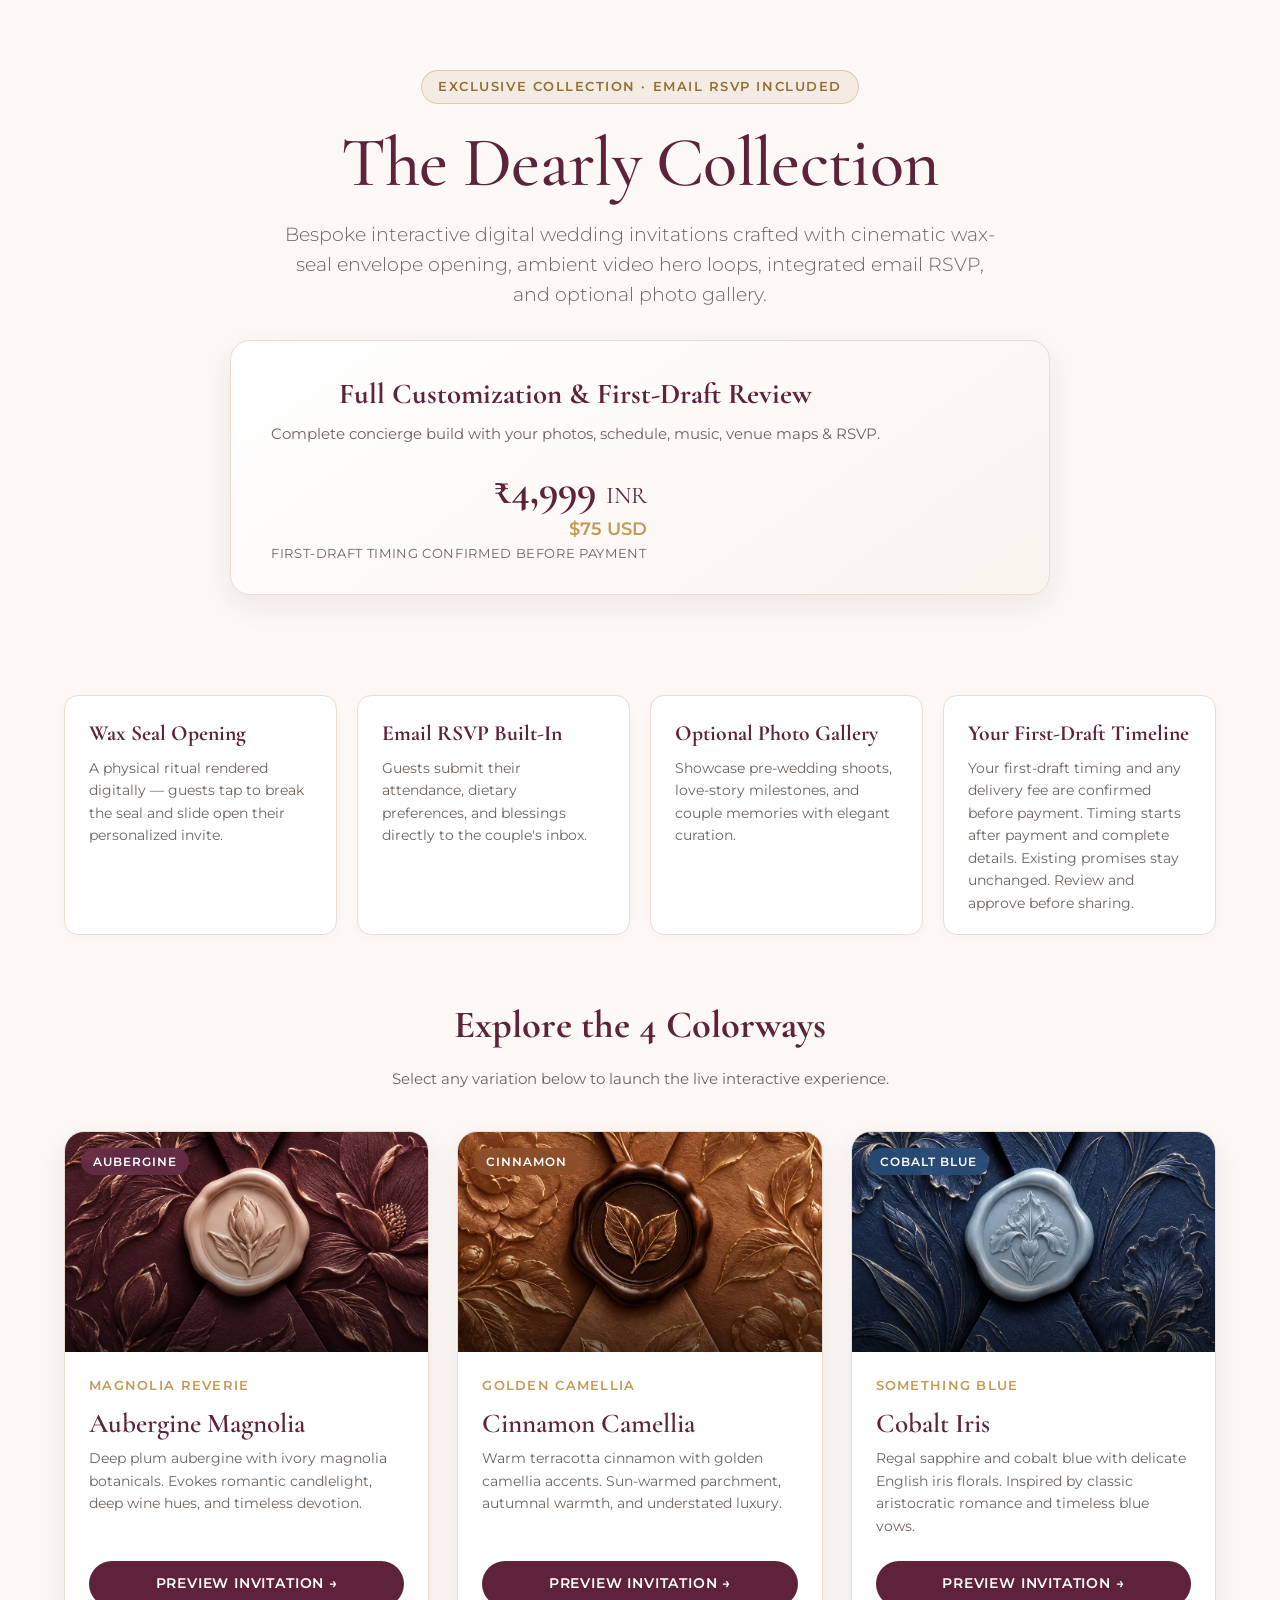
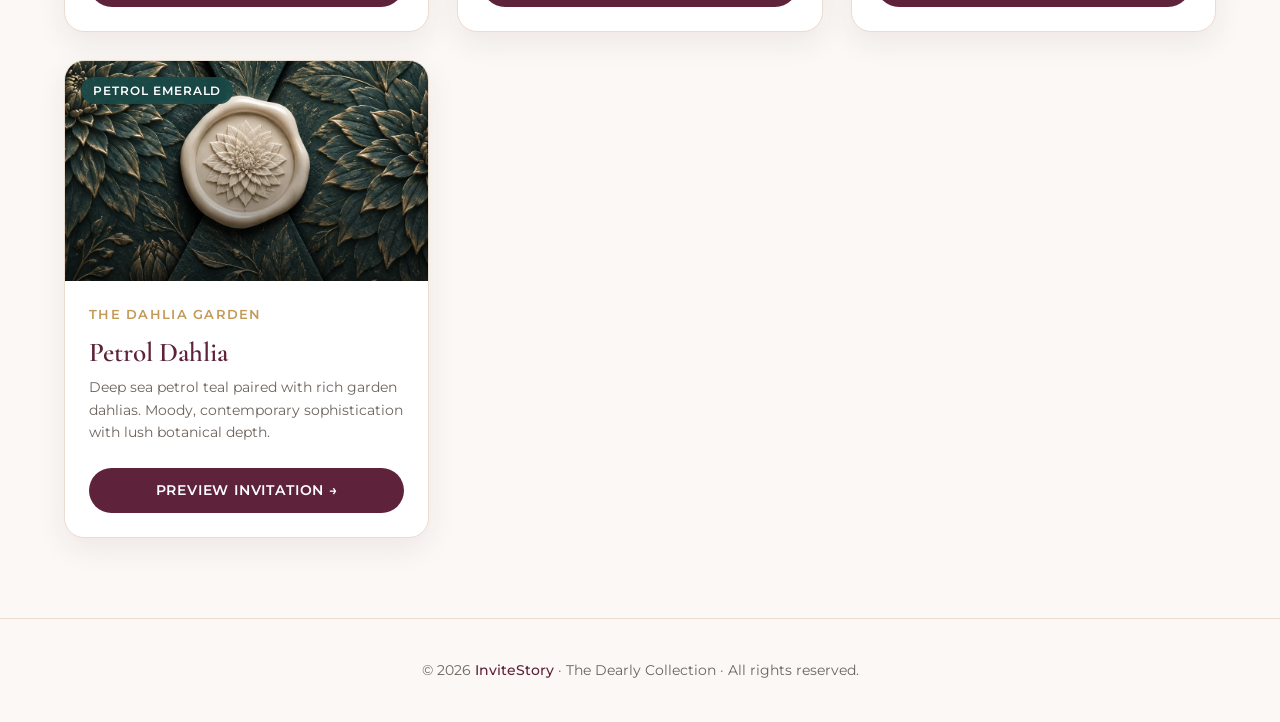
<file: index.html>
<!DOCTYPE html>
<html lang="en">
<head>
  <meta charset="utf-8">
  <meta name="viewport" content="width=device-width, initial-scale=1">
  <title>Dearly Collection | Luxury Digital Wedding Invitations by InviteStory</title>
  <meta name="description" content="Discover the Dearly Collection — bespoke digital wedding invitations featuring interactive wax-seal envelope opening, email RSVP, optional photo gallery, and a first-draft speed chosen at checkout.">
  <link rel="icon" href="./aubergine-magnolia/assets/dearly.svg" type="image/svg+xml">
  <link rel="preconnect" href="https://fonts.googleapis.com">
  <link rel="preconnect" href="https://fonts.gstatic.com" crossorigin>
  <link href="https://fonts.googleapis.com/css2?family=Cormorant+Garamond:ital,wght@0,400;0,500;0,600;0,700;1,400&family=Montserrat:wght@300;400;500;600&display=swap" rel="stylesheet">
  <style>
    :root {
      --bg: #fbf8f5;
      --card-bg: #ffffff;
      --text: #27211f;
      --text-muted: #6e645e;
      --accent: #5e223b;
      --accent-gold: #c39a58;
      --border: #ebdcd0;
      --shadow: 0 10px 30px rgba(78, 38, 54, 0.08);
      --transition: all 0.3s cubic-bezier(0.25, 0.8, 0.25, 1);
    }
    * {
      box-sizing: border-box;
      margin: 0;
      padding: 0;
    }
    body {
      background-color: var(--bg);
      color: var(--text);
      font-family: 'Montserrat', sans-serif;
      font-weight: 400;
      line-height: 1.6;
      -webkit-font-smoothing: antialiased;
    }
    .container {
      max-width: 1200px;
      margin: 0 auto;
      padding: 0 24px;
    }
    header {
      padding: 70px 0 40px;
      text-align: center;
    }
    .badge {
      display: inline-block;
      padding: 6px 16px;
      background: rgba(195, 154, 88, 0.12);
      border: 1px solid rgba(195, 154, 88, 0.4);
      border-radius: 999px;
      font-size: 0.8rem;
      font-weight: 600;
      letter-spacing: 0.12em;
      text-transform: uppercase;
      color: #926f30;
      margin-bottom: 20px;
    }
    h1 {
      font-family: 'Cormorant Garamond', Georgia, serif;
      font-size: clamp(2.8rem, 6vw, 4.4rem);
      font-weight: 500;
      letter-spacing: -0.01em;
      line-height: 1.1;
      color: var(--accent);
      margin-bottom: 18px;
    }
    .hero-subtitle {
      max-width: 720px;
      margin: 0 auto 30px;
      font-size: clamp(1rem, 2vw, 1.18rem);
      color: var(--text-muted);
      font-weight: 300;
    }
    .pricing-banner {
      max-width: 820px;
      margin: 0 auto 60px;
      background: linear-gradient(145deg, #ffffff, #faf4ef);
      border: 1px solid var(--border);
      border-radius: 20px;
      padding: 30px 40px;
      box-shadow: var(--shadow);
      display: flex;
      flex-wrap: wrap;
      justify-content: space-between;
      align-items: center;
      gap: 24px;
    }
    .pricing-info h3 {
      font-family: 'Cormorant Garamond', serif;
      font-size: 1.8rem;
      color: var(--accent);
      margin-bottom: 4px;
    }
    .pricing-info p {
      font-size: 0.95rem;
      color: var(--text-muted);
    }
    .pricing-amount {
      text-align: right;
    }
    .price-main {
      font-family: 'Cormorant Garamond', serif;
      font-size: 2.6rem;
      font-weight: 700;
      color: var(--accent);
      line-height: 1;
    }
    .price-usd {
      font-size: 1.1rem;
      color: var(--accent-gold);
      font-weight: 600;
      margin-top: 4px;
    }
    .price-note {
      font-size: 0.8rem;
      color: var(--text-muted);
      text-transform: uppercase;
      letter-spacing: 0.05em;
    }
    .features-list {
      display: grid;
      grid-template-columns: repeat(auto-fit, minmax(240px, 1fr));
      gap: 20px;
      margin-bottom: 60px;
    }
    .feature-item {
      background: var(--card-bg);
      border: 1px solid var(--border);
      border-radius: 14px;
      padding: 20px 24px;
      box-shadow: 0 4px 15px rgba(0,0,0,0.02);
    }
    .feature-item h4 {
      font-family: 'Cormorant Garamond', serif;
      font-size: 1.35rem;
      color: var(--accent);
      margin-bottom: 6px;
    }
    .feature-item p {
      font-size: 0.88rem;
      color: var(--text-muted);
    }
    .section-title {
      text-align: center;
      margin-bottom: 40px;
    }
    .section-title h2 {
      font-family: 'Cormorant Garamond', serif;
      font-size: 2.4rem;
      color: var(--accent);
      margin-bottom: 10px;
    }
    .grid {
      display: grid;
      grid-template-columns: repeat(auto-fit, minmax(270px, 1fr));
      gap: 28px;
      margin-bottom: 80px;
    }
    .card {
      background: var(--card-bg);
      border-radius: 20px;
      border: 1px solid var(--border);
      overflow: hidden;
      box-shadow: var(--shadow);
      transition: var(--transition);
      display: flex;
      flex-direction: column;
    }
    .card:hover {
      transform: translateY(-6px);
      box-shadow: 0 18px 40px rgba(78, 38, 54, 0.12);
      border-color: var(--accent-gold);
    }
    .card-preview {
      height: 220px;
      position: relative;
      overflow: hidden;
      display: flex;
      align-items: center;
      justify-content: center;
    }
    .card-preview img {
      width: 100%;
      height: 100%;
      object-fit: cover;
      transition: transform 0.5s ease;
    }
    .card:hover .card-preview img {
      transform: scale(1.04);
    }
    .card-preview-overlay {
      position: absolute;
      inset: 0;
      background: linear-gradient(to top, rgba(0,0,0,0.55) 0%, transparent 60%);
    }
    .card-preview-tag {
      position: absolute;
      top: 16px;
      left: 16px;
      padding: 4px 12px;
      border-radius: 999px;
      font-size: 0.75rem;
      font-weight: 600;
      letter-spacing: 0.08em;
      text-transform: uppercase;
      color: #ffffff;
      backdrop-filter: blur(8px);
    }
    .card-body {
      padding: 24px;
      flex: 1;
      display: flex;
      flex-direction: column;
    }
    .card-title {
      font-family: 'Cormorant Garamond', serif;
      font-size: 1.7rem;
      font-weight: 600;
      color: var(--accent);
      margin-bottom: 6px;
      line-height: 1.2;
    }
    .card-colorway {
      font-size: 0.8rem;
      font-weight: 600;
      text-transform: uppercase;
      letter-spacing: 0.1em;
      color: var(--accent-gold);
      margin-bottom: 12px;
    }
    .card-desc {
      font-size: 0.88rem;
      color: var(--text-muted);
      margin-bottom: 24px;
      flex: 1;
    }
    .btn-preview {
      display: inline-flex;
      align-items: center;
      justify-content: center;
      gap: 8px;
      padding: 12px 20px;
      background: var(--accent);
      color: #ffffff;
      text-decoration: none;
      font-size: 0.85rem;
      font-weight: 600;
      letter-spacing: 0.06em;
      text-transform: uppercase;
      border-radius: 999px;
      transition: var(--transition);
    }
    .btn-preview:hover {
      background: #411427;
      box-shadow: 0 6px 18px rgba(94, 34, 59, 0.35);
    }
    footer {
      border-top: 1px solid var(--border);
      padding: 40px 0;
      text-align: center;
      color: var(--text-muted);
      font-size: 0.88rem;
    }
    footer a {
      color: var(--accent);
      text-decoration: none;
      font-weight: 500;
    }
    @media (max-width: 640px) {
      .pricing-banner {
        flex-direction: column;
        align-items: flex-start;
        padding: 24px;
      }
      .pricing-amount {
        text-align: left;
      }
    }
  </style>
  <!-- PostHog Analytics -->
  <script>
    !function(t,e){var o,n,p,r;e.__SV||(window.posthog && window.posthog.__loaded)||(window.posthog=e,e._i=[],e.init=function(i,s,a){function g(t,e){var o=e.split(".");2==o.length&&(t=t[o[0]],e=o[1]),t[e]=function(){t.push([e].concat(Array.prototype.slice.call(arguments,0)))}}p||((p=t.createElement("script")).type="text/javascript",p.crossOrigin="anonymous",p.async=!0,p.src=s.api_host.replace(".i.posthog.com","-assets.i.posthog.com")+"/static/array.js",p.onerror=function(){p=null},(r=t.getElementsByTagName("script")[0]).parentNode.insertBefore(p,r));var u=e;for(void 0!==a?u=e[a]=[]:a="posthog",u.people=u.people||[],Object.defineProperty(u,"toString",{configurable:!0,enumerable:!0,writable:!0,value:function(t){var e="posthog";return"posthog"!==a&&(e+="."+a),t||(e+=" (stub)"),e}}),Object.defineProperty(u.people,"toString",{configurable:!0,enumerable:!0,writable:!0,value:function(){return u.toString(1)+".people (stub)"}}),o="gu mu yu bu ku init Qu Zu Wu Vu Yu el Gu ec zu lc uc cc hc dc vc capture getExtension Ju fu mc calculateEventProperties gc register register_once register_for_session unregister unregister_for_session wc Uu yc getFeatureFlag getFeatureFlagPayload getFeatureFlagResult getAllFeatureFlags isFeatureEnabled reloadFeatureFlags updateFlags updateEarlyAccessFeatureEnrollment getEarlyAccessFeatures on onFeatureFlags onSurveysLoaded onSessionId getSurveys getActiveMatchingSurveys onActiveMatchingSurveysChanged renderSurvey displaySurvey cancelPendingSurvey canRenderSurvey canRenderSurveyAsync kc identify setPersonProperties unsetPersonProperties group resetGroups setPersonPropertiesForFlags resetPersonPropertiesForFlags setGroupPropertiesForFlags resetGroupPropertiesForFlags reset Sc shutdown setIdentity clearIdentity get_distinct_id getGroups get_session_id get_session_replay_url alias set_config startSessionRecording stopSessionRecording sessionRecordingStarted captureException addExceptionStep captureLog startExceptionAutocapture stopExceptionAutocapture loadToolbar get_property getSessionProperty bc rc createPersonProfile setInternalOrTestUser Cu xu opt_in_capturing opt_out_capturing  has_opted_in_capturing has_opted_out_capturing get_explicit_consent_status is_capturing clear_opt_in_out_capturing nc debug il Os getPageViewId captureTraceFeedback captureTraceMetric Nu".split(" "),n=0;n<o.length;n++)g(u,o[n]);e._i.push([i,s,a])},e.__SV=1)}(document,window.posthog||[]);
    posthog.init('phc_mE3wzy9se4dUkDt8vYMdMeCNHXTvcfW9vyGLdnz6NXFN', {
        api_host: 'https://us.i.posthog.com',
        defaults: '2026-05-30',
        person_profiles: 'identified_only',
    });
  </script>
</head>
<body>

  <header>
    <div class="container">
      <span class="badge">Exclusive Collection · Email RSVP Included</span>
      <h1>The Dearly Collection</h1>
      <p class="hero-subtitle">Bespoke interactive digital wedding invitations crafted with cinematic wax-seal envelope opening, ambient video hero loops, integrated email RSVP, and optional photo gallery.</p>

      <div class="pricing-banner">
        <div class="pricing-info">
          <h3>Full Customization &amp; First-Draft Review</h3>
          <p>Complete concierge build with your photos, schedule, music, venue maps &amp; RSVP.</p>
        </div>
        <div class="pricing-amount">
          <div class="price-main">₹4,999 <span style="font-size: 1.5rem; font-weight: 400;">INR</span></div>
          <div class="price-usd">$75 USD</div>
          <div class="price-note">First-draft timing confirmed before payment</div>
        </div>
      </div>
    </div>
  </header>

  <main class="container">
    <div class="features-list">
      <div class="feature-item">
        <h4>Wax Seal Opening</h4>
        <p>A physical ritual rendered digitally — guests tap to break the seal and slide open their personalized invite.</p>
      </div>
      <div class="feature-item">
        <h4>Email RSVP Built-In</h4>
        <p>Guests submit their attendance, dietary preferences, and blessings directly to the couple's inbox.</p>
      </div>
      <div class="feature-item">
        <h4>Optional Photo Gallery</h4>
        <p>Showcase pre-wedding shoots, love-story milestones, and couple memories with elegant curation.</p>
      </div>
      <div class="feature-item">
        <h4>Your First-Draft Timeline</h4>
        <p>Your first-draft timing and any delivery fee are confirmed before payment. Timing starts after payment and complete details. Existing promises stay unchanged. Review and approve before sharing.</p>
      </div>
    </div>

    <div class="section-title">
      <h2>Explore the 4 Colorways</h2>
      <p style="color: var(--text-muted); font-size: 0.95rem;">Select any variation below to launch the live interactive experience.</p>
    </div>

    <div class="grid">
      <!-- 1. Aubergine Magnolia -->
      <article class="card">
        <div class="card-preview" style="background: #682e49;">
          <img src="./aubergine-magnolia/assets/envelope-first.webp" alt="Magnolia Reverie Envelope">
          <div class="card-preview-overlay"></div>
          <span class="card-preview-tag" style="background: rgba(104, 46, 73, 0.85);">Aubergine</span>
        </div>
        <div class="card-body">
          <div class="card-colorway">Magnolia Reverie</div>
          <h3 class="card-title">Aubergine Magnolia</h3>
          <p class="card-desc">Deep plum aubergine with ivory magnolia botanicals. Evokes romantic candlelight, deep wine hues, and timeless devotion.</p>
          <a href="https://dearly-magnolia.invitestory.in" class="btn-preview" target="_blank" rel="noopener">Preview Invitation →</a>
        </div>
      </article>

      <!-- 2. Cinnamon Camellia -->
      <article class="card">
        <div class="card-preview" style="background: #8b4e2b;">
          <img src="./cinnamon-camellia/assets/envelope-first.webp" alt="Golden Camellia Envelope">
          <div class="card-preview-overlay"></div>
          <span class="card-preview-tag" style="background: rgba(139, 78, 43, 0.85);">Cinnamon</span>
        </div>
        <div class="card-body">
          <div class="card-colorway">Golden Camellia</div>
          <h3 class="card-title">Cinnamon Camellia</h3>
          <p class="card-desc">Warm terracotta cinnamon with golden camellia accents. Sun-warmed parchment, autumnal warmth, and understated luxury.</p>
          <a href="https://dearly-camellia.invitestory.in" class="btn-preview" target="_blank" rel="noopener">Preview Invitation →</a>
        </div>
      </article>

      <!-- 3. Cobalt Iris -->
      <article class="card">
        <div class="card-preview" style="background: #294e7b;">
          <img src="./cobalt-iris/assets/envelope-first.webp" alt="Something Blue Envelope">
          <div class="card-preview-overlay"></div>
          <span class="card-preview-tag" style="background: rgba(41, 78, 123, 0.85);">Cobalt Blue</span>
        </div>
        <div class="card-body">
          <div class="card-colorway">Something Blue</div>
          <h3 class="card-title">Cobalt Iris</h3>
          <p class="card-desc">Regal sapphire and cobalt blue with delicate English iris florals. Inspired by classic aristocratic romance and timeless blue vows.</p>
          <a href="https://dearly-iris.invitestory.in" class="btn-preview" target="_blank" rel="noopener">Preview Invitation →</a>
        </div>
      </article>

      <!-- 4. Petrol Dahlia -->
      <article class="card">
        <div class="card-preview" style="background: #174b49;">
          <img src="./petrol-dahlia/assets/envelope-first.webp" alt="The Dahlia Garden Envelope">
          <div class="card-preview-overlay"></div>
          <span class="card-preview-tag" style="background: rgba(23, 75, 73, 0.85);">Petrol Emerald</span>
        </div>
        <div class="card-body">
          <div class="card-colorway">The Dahlia Garden</div>
          <h3 class="card-title">Petrol Dahlia</h3>
          <p class="card-desc">Deep sea petrol teal paired with rich garden dahlias. Moody, contemporary sophistication with lush botanical depth.</p>
          <a href="https://dearly-dahlia.invitestory.in" class="btn-preview" target="_blank" rel="noopener">Preview Invitation →</a>
        </div>
      </article>
    </div>
  </main>

  <footer>
    <div class="container">
      <p>© 2026 <a href="https://invitestory.in">InviteStory</a> · The Dearly Collection · All rights reserved.</p>
    </div>
  </footer>

</body>
</html>
</file>
